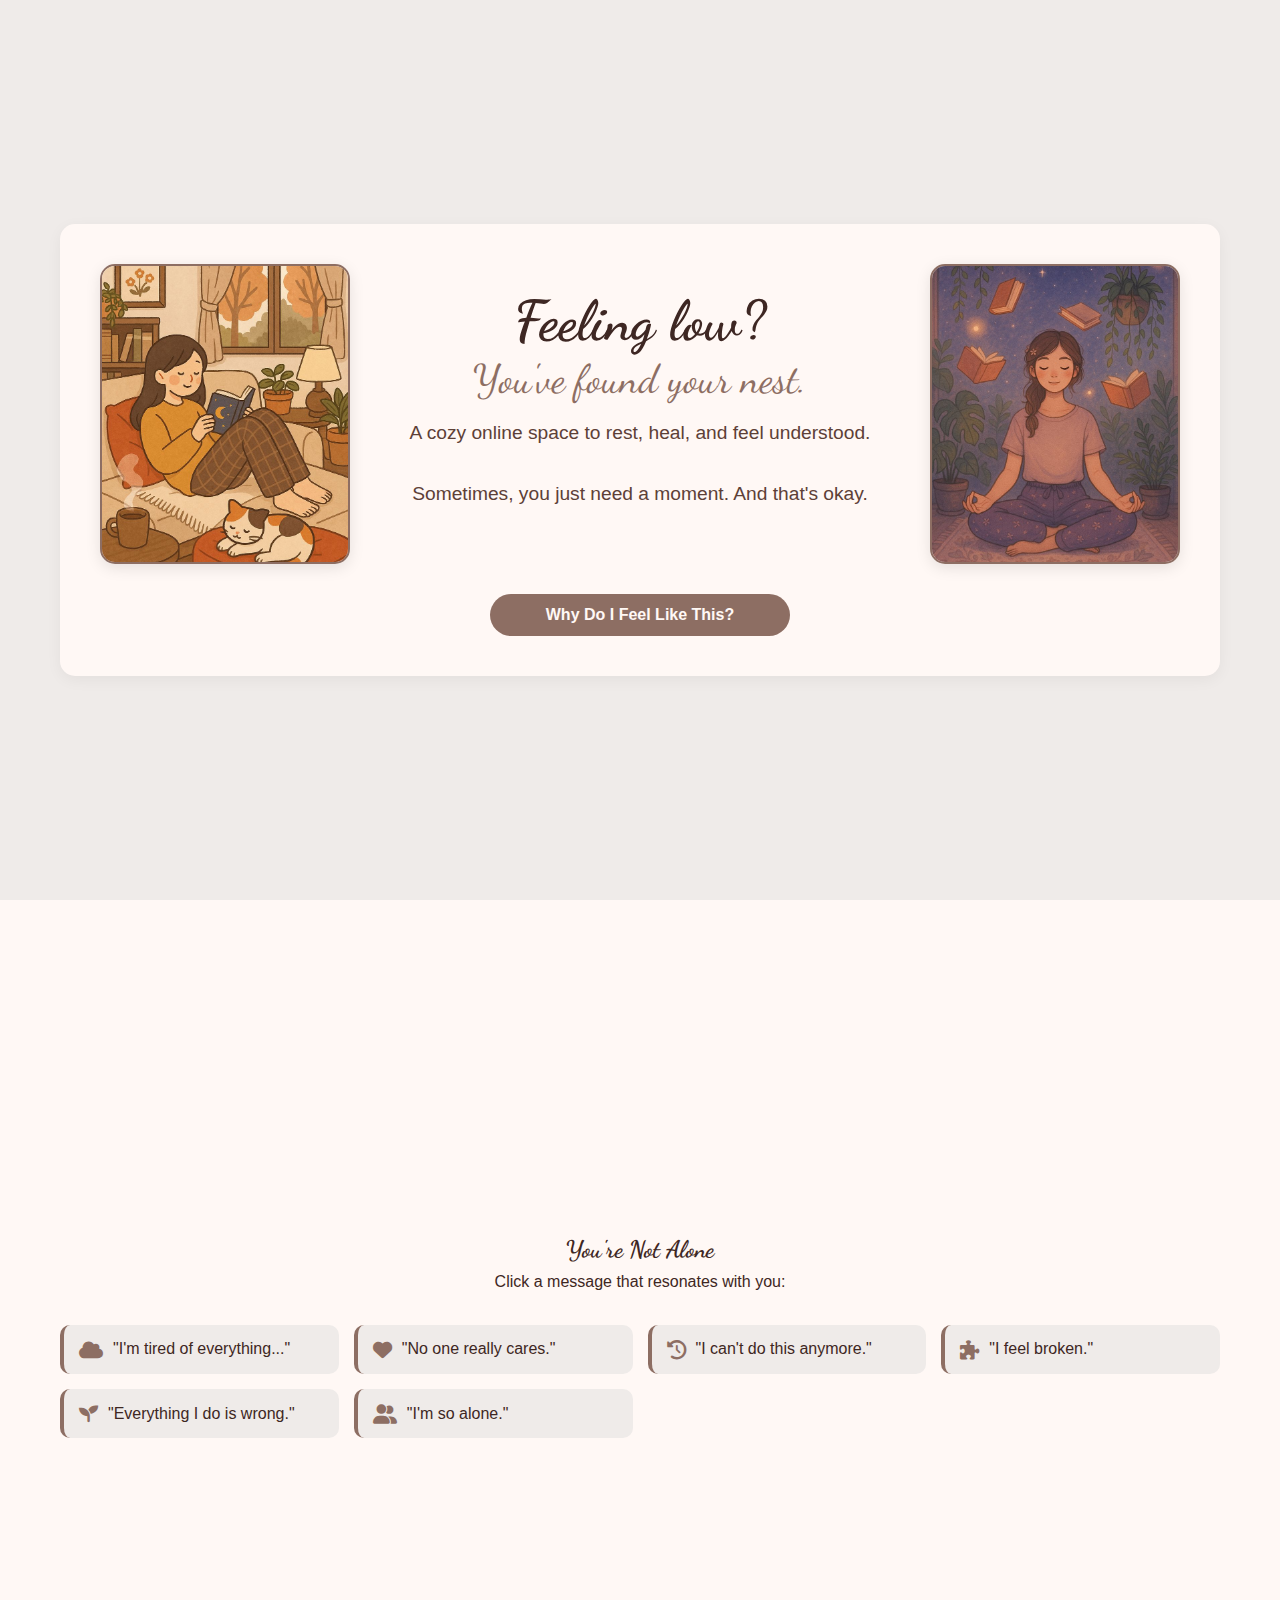
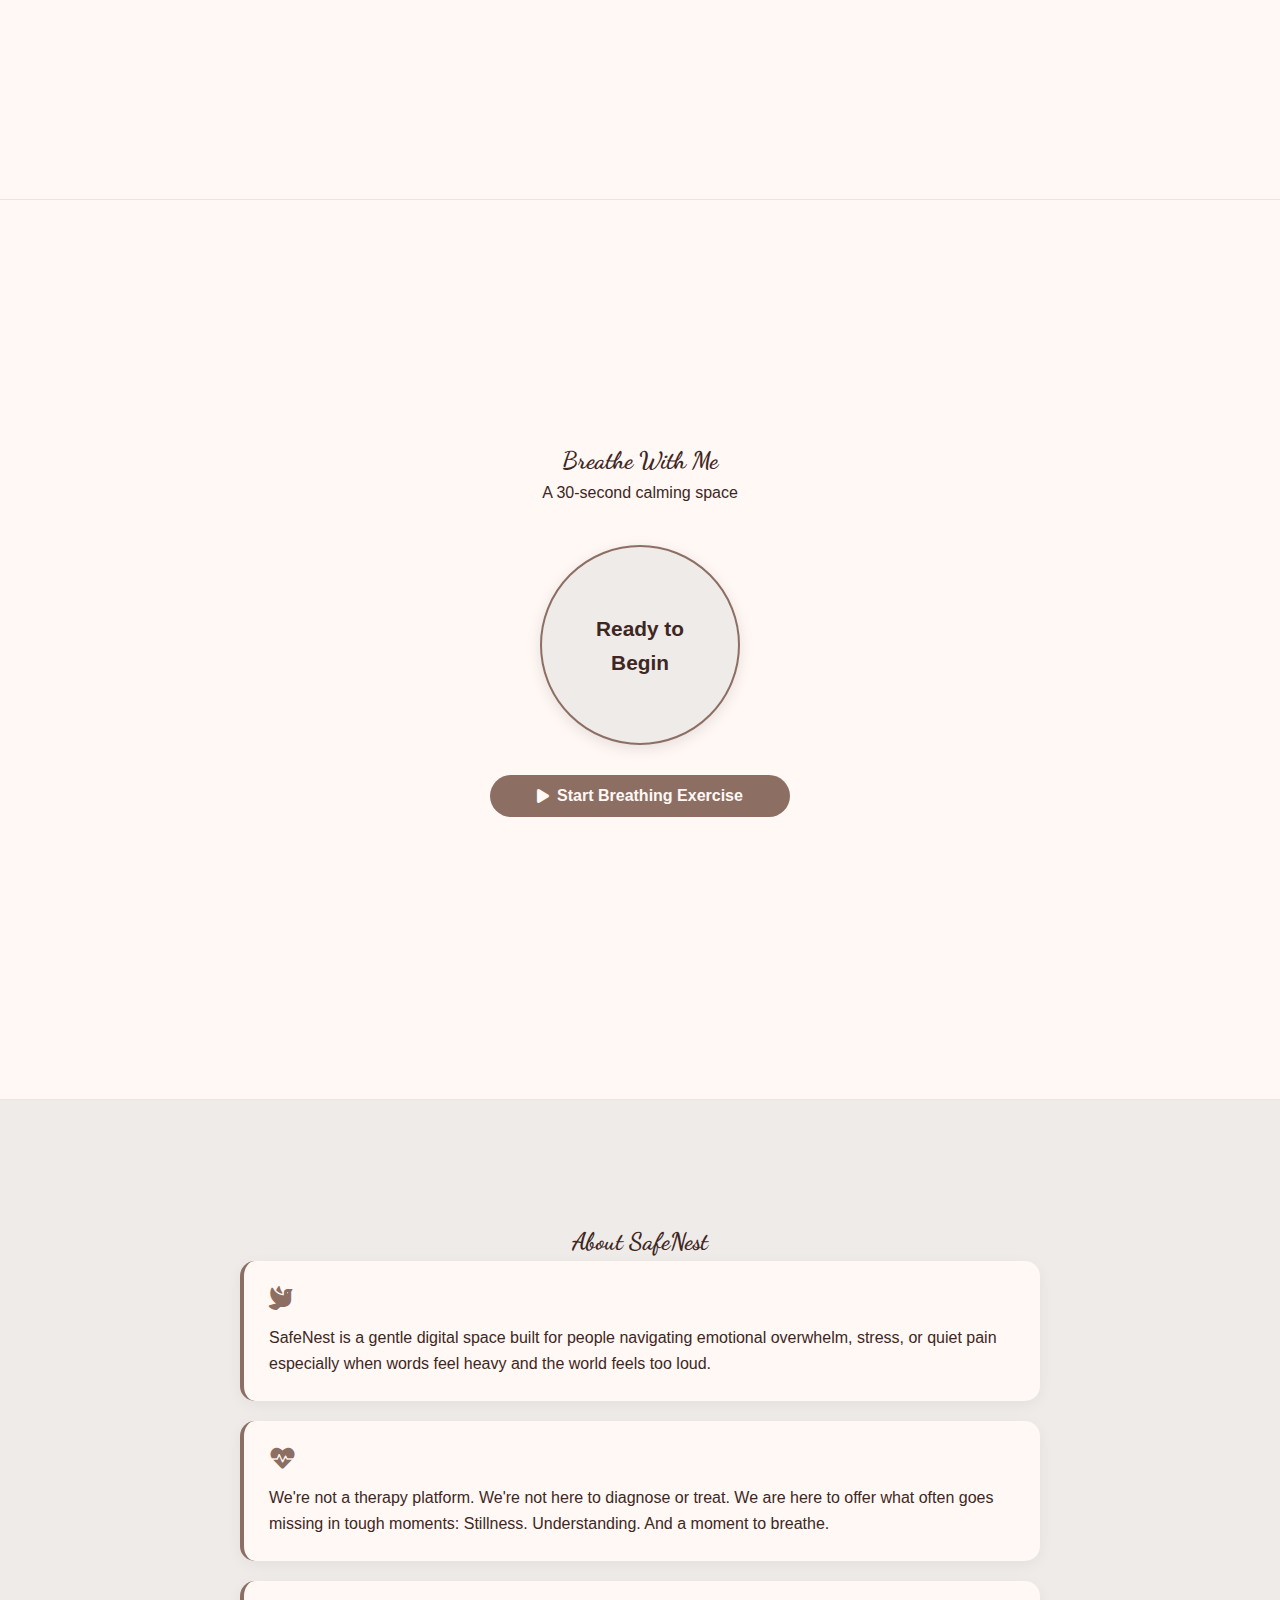
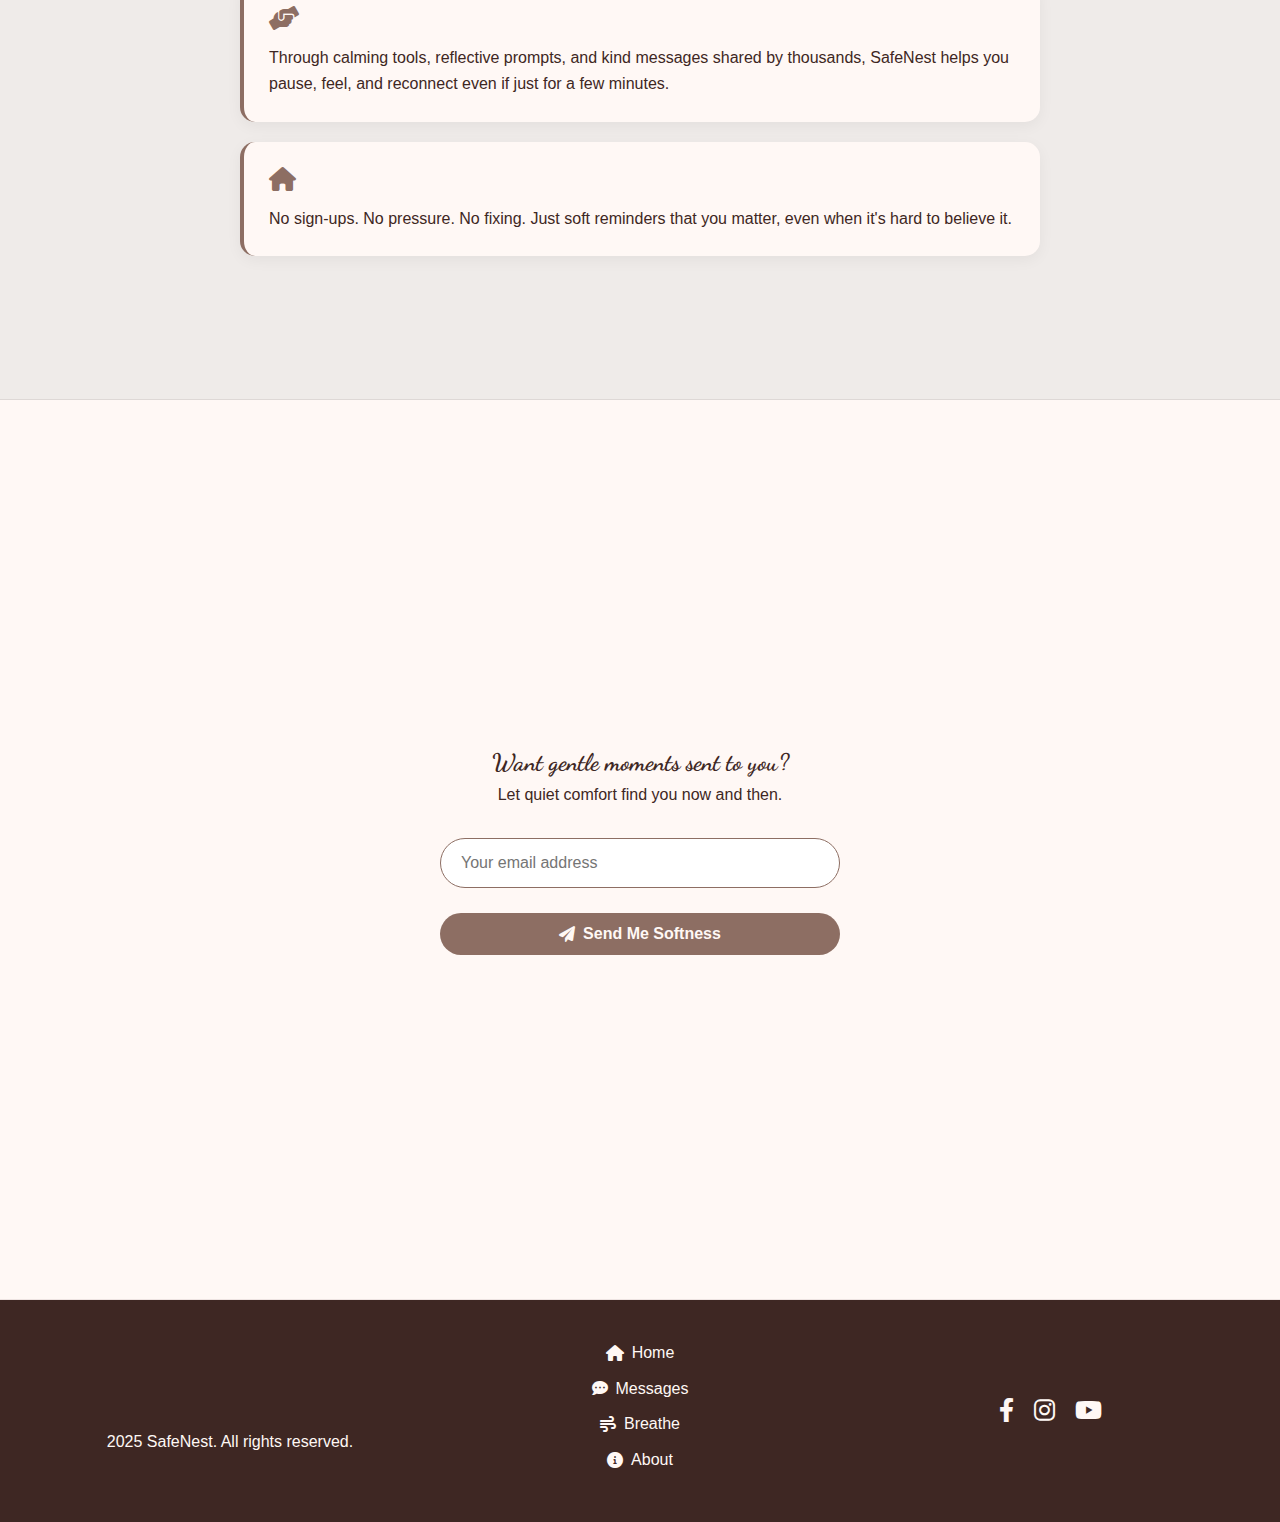
<file: index.html>
<!DOCTYPE html>
<html lang="en">

<head>
    <meta charset="UTF-8">
    <meta name="viewport" content="width=device-width, initial-scale=1.0">
    <title>SafeNest - Mental Wellness Space</title>
    <link rel="preconnect" href="https://fonts.googleapis.com">
    <link rel="preconnect" href="https://fonts.gstatic.com" crossorigin>
    <link href="https://fonts.googleapis.com/css2?family=Dancing+Script:wght@400;700&display=swap" rel="stylesheet">
    <link rel="stylesheet" href="https://cdnjs.cloudflare.com/ajax/libs/font-awesome/6.0.0-beta3/css/all.min.css">
    <link rel="stylesheet" href="styles.css">
</head>

<body>
    <!-- Main header section -->
    <section class="fullscreen" id="welcome">
        <div class="content">
            <header>
                <div class="header-images">
                    <div class="image-wrapper">
                        <img src="pics/meditation.jpg" alt="Person meditating" class="side-image">
                    </div>
                    <div class="header-text">
                        <h1>Feeling low?<br><span>You've found your nest.</span></h1>
                        <p>A cozy online space to rest, heal, and feel understood.</p>
                        <p class="comfort-text">Sometimes, you just need a moment. And that's okay.</p>
                    </div>
                    <div class="image-wrapper">
                        <img src="pics/reading.jpg" alt="Person reading" class="side-image">
                    </div>
                </div>
                <div class="buttons">
                    <button class="main-btn" onclick="window.location.href='mental-health-articles.html'">
                        Why Do I Feel Like This?
                    </button>
                </div>
            </header>
        </div>
    </section>

    <!-- Support Messages Section -->
    <section class="fullscreen-section" id="support-messages">
        <div class="section-content">
            <h2 class="dancing-script">You're Not Alone</h2>
            <p>Click a message that resonates with you:</p>

            <div class="message-buttons">
                <button class="message-btn" data-response="“Rest is not giving up. It's part of healing.”"><i class="fas fa-cloud"></i> "I'm tired of everything..."</button>
                <button class="message-btn" data-response="“You matter more than you know. Even if it doesn't feel like it right now.”"><i class="fas fa-heart"></i> "No one really cares."</button>
                <button class="message-btn" data-response="“You've made it through hard days before. This moment will pass too.”"><i class="fas fa-history"></i> "I can't do this anymore."</button>
                <button class="message-btn" data-response="“You are not broken, you are healing in your own time.”"><i class="fas fa-puzzle-piece"></i> "I feel broken."</button>
                <button class="message-btn" data-response="“Mistakes don't define you. Learning is part of growth.”"><i class="fas fa-seedling"></i> "Everything I do is wrong."</button>
                <button class="message-btn" data-response="“Your feelings are real — and you are not the only one who feels this way.”"><i class="fas fa-user-friends"></i> "I'm so alone."</button>
            </div>

            <div class="response-container hidden">
                <div class="response-bubble">
                    <p class="response-text"></p>
                </div>
                <button class="primary-btn try-another-btn">Try Another</button>
            </div>
        </div>
    </section>

    <!-- Breathing Exercise Section -->
    <section class="fullscreen-section" id="breathing-exercise">
        <div class="section-content">
            <h2 class="dancing-script">Breathe With Me</h2>
            <p>A 30-second calming space</p>

            <div class="breathing-container">
                <div class="breathing-circle">
                    <div class="circle-background"></div>
                    <div class="circle-animation"></div>
                    <span class="breath-text">Ready to Begin</span>
                </div>
                <div class="breathing-controls">
                    <button class="primary-btn" id="start-breathing">
                        <i class="fas fa-play"></i> Start Breathing Exercise
                    </button>
                    <button class="secondary-btn hidden" id="stop-breathing">
                        <i class="fas fa-stop"></i> Stop Exercise
                    </button>
                </div>
            </div>
        </div>
    </section>

    <!-- About Us Section -->
    <section class="fullscreen-section" id="about">
        <div class="section-content">
            <h2 class="dancing-script">About SafeNest</h2>
            <div class="about-content">
                <div class="about-item">
                    <i class="fas fa-dove"></i>
                    <p>SafeNest is a gentle digital space built for people navigating emotional overwhelm, stress, or quiet pain especially when words feel heavy and the world feels too loud.</p>
                </div>
                <div class="about-item">
                    <i class="fas fa-heartbeat"></i>
                    <p>We're not a therapy platform. We're not here to diagnose or treat. We are here to offer what often goes missing in tough moments: Stillness. Understanding. And a moment to breathe.</p>
                </div>
                <div class="about-item">
                    <i class="fas fa-hands-helping"></i>
                    <p>Through calming tools, reflective prompts, and kind messages shared by thousands, SafeNest helps you pause, feel, and reconnect even if just for a few minutes.</p>
                </div>
                <div class="about-item">
                    <i class="fas fa-home"></i>
                    <p>No sign-ups. No pressure. No fixing. Just soft reminders that you matter, even when it's hard to believe it.</p>
                </div>
            </div>
        </div>
    </section>

    <!-- Newsletter Section -->
    <section class="fullscreen-section" id="newsletter">
        <div class="section-content">
            <h2 class="dancing-script">Want gentle moments sent to you?</h2>
            <p>Let quiet comfort find you now and then.</p>
            <div class="newsletter-form">
                <input type="email" placeholder="Your email address" required>
                <button type="submit" class="primary-btn"><i class="fas fa-paper-plane"></i> Send Me Softness</button>
            </div>
        </div>
    </section>

    <!-- Footer -->
    <footer>
        <div class="footer-content">
            <div class="footer-logo">
                <h3 class="dancing-script">SafeNest</h3>
                <p>2025 SafeNest. All rights reserved.</p>
            </div>
            <div class="footer-nav">
                <ul>
                    <li><a href="#welcome"><i class="fas fa-home"></i> Home</a></li>
                    <li><a href="#support-messages"><i class="fas fa-comment-dots"></i> Messages</a></li>
                    <li><a href="#breathing-exercise"><i class="fas fa-wind"></i> Breathe</a></li>
                    <li><a href="#about"><i class="fas fa-info-circle"></i> About</a></li>
                </ul>
            </div>
            <div class="footer-social">
                <a href="#"><i class="fab fa-facebook-f"></i></a>
                <a href="#"><i class="fab fa-instagram"></i></a>
                <a href="#"><i class="fab fa-youtube"></i></a>
            </div>
        </div>
    </footer>

    <script src="script.js"></script>
</body>

</html>
</file>
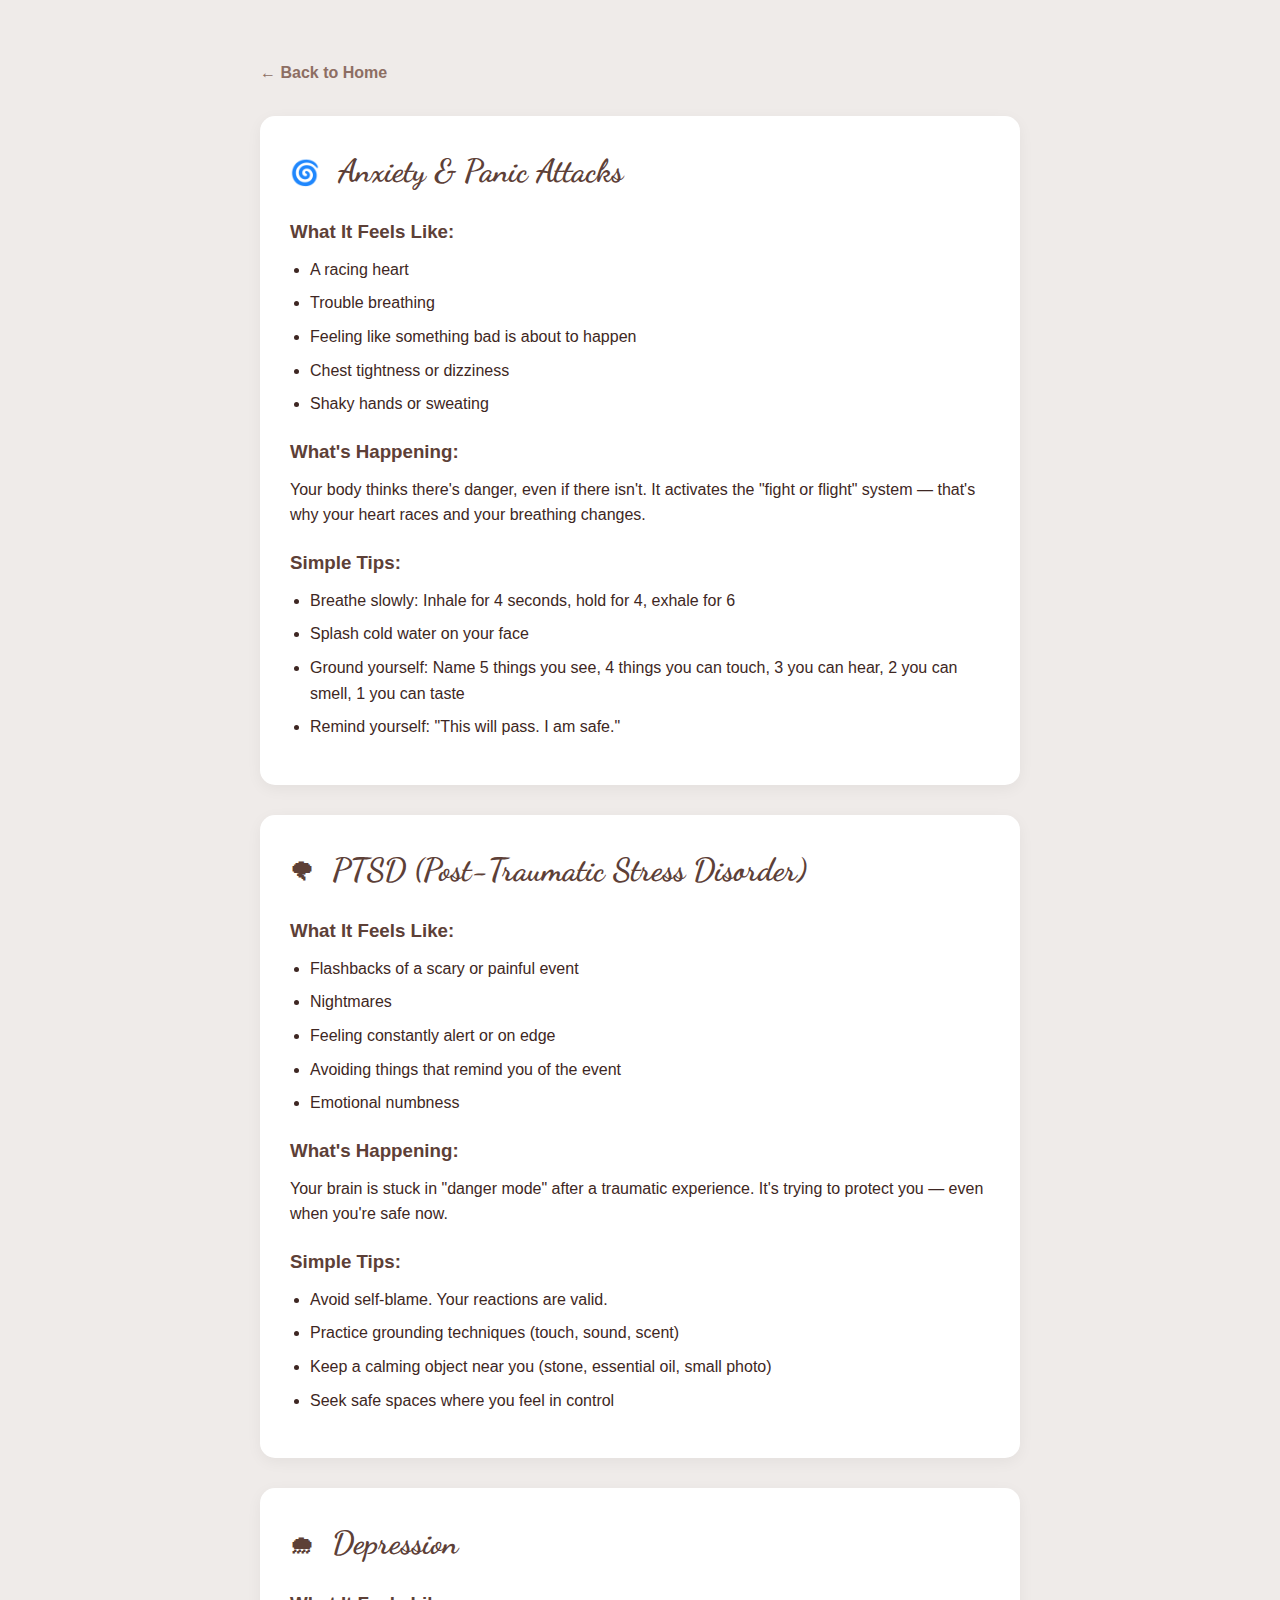
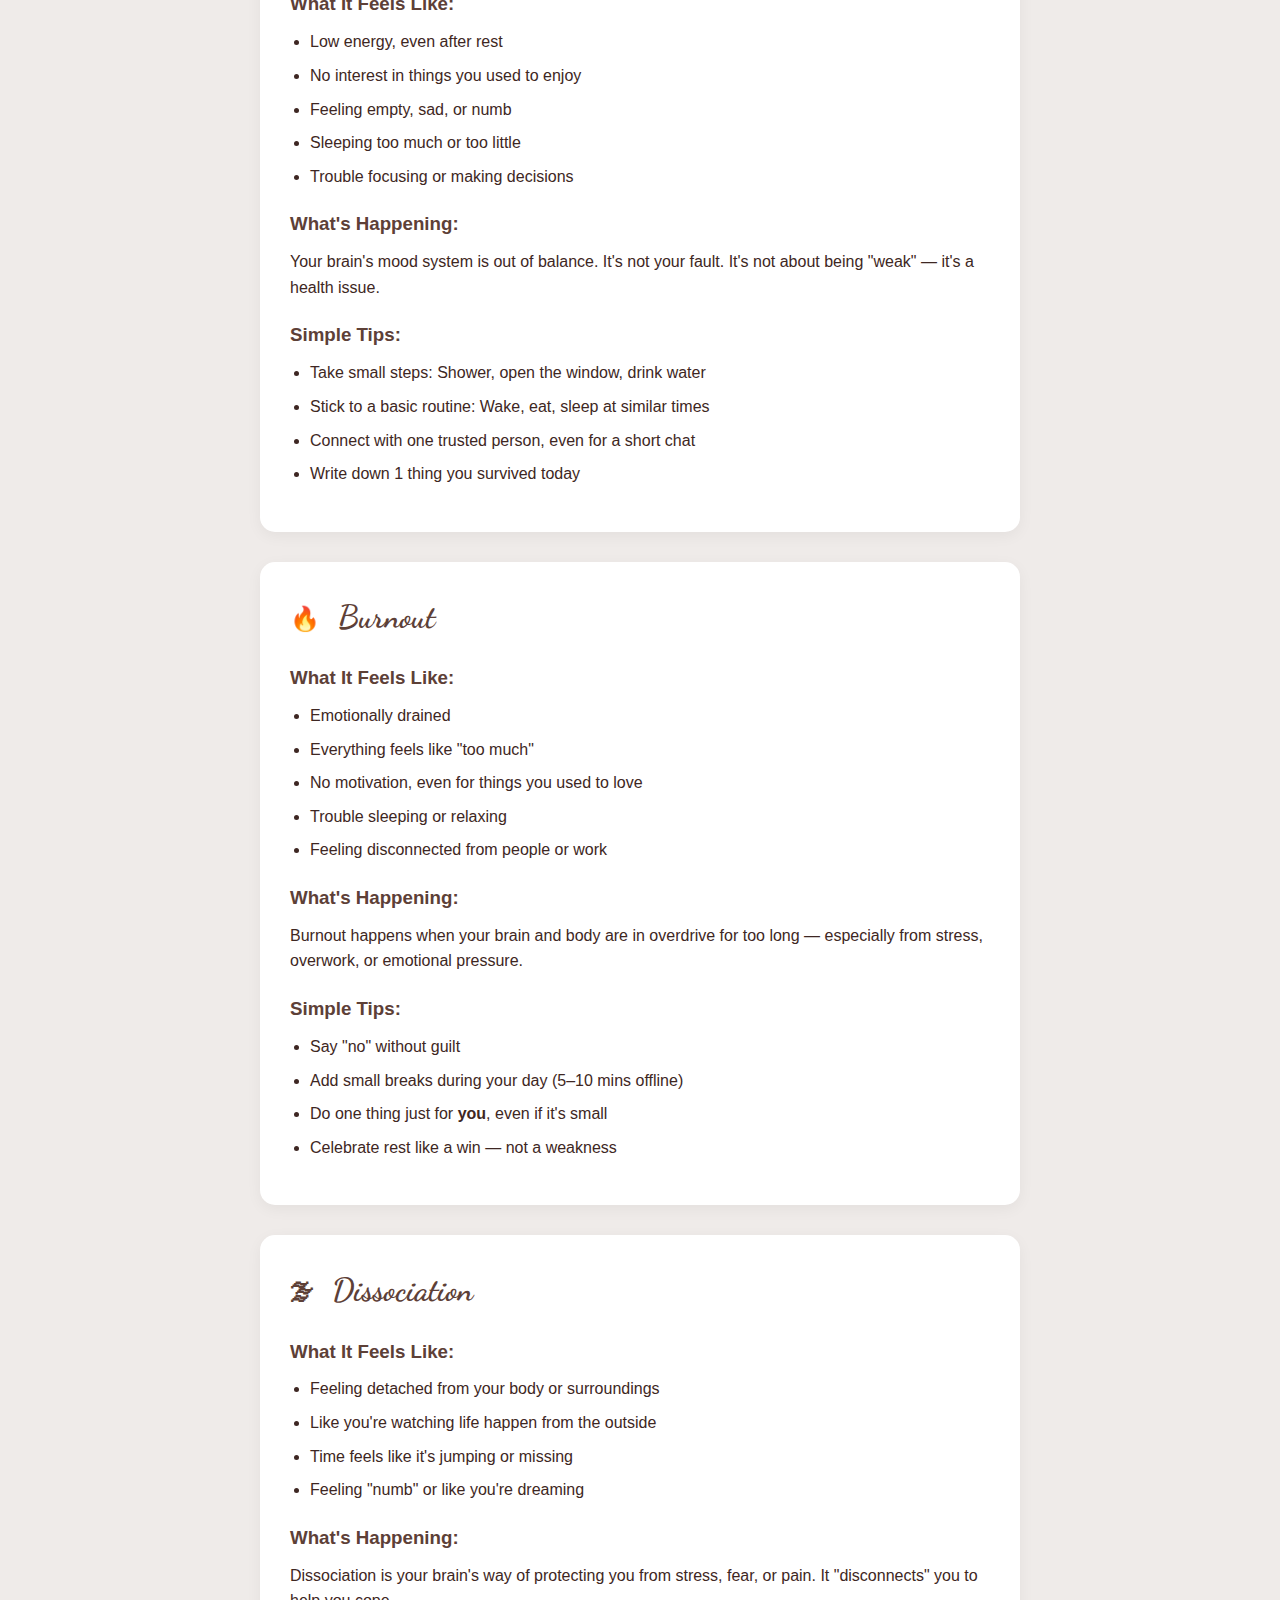
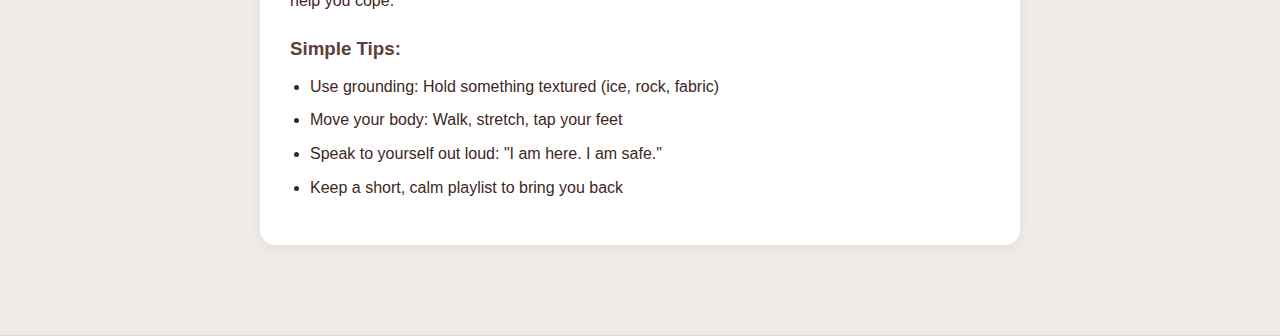
<file: mental-health-articles.html>
<!DOCTYPE html>
<html lang="en">

<head>
    <meta charset="UTF-8">
    <meta name="viewport" content="width=device-width, initial-scale=1.0">
    <title>Understanding Your Feelings</title>
    <link rel="preconnect" href="https://fonts.googleapis.com">
    <link rel="preconnect" href="https://fonts.gstatic.com" crossorigin>
    <link href="https://fonts.googleapis.com/css2?family=Dancing+Script:wght@400;700&display=swap" rel="stylesheet">
    <link rel="stylesheet" href="styles.css">
    <link rel="stylesheet" href="https://cdnjs.cloudflare.com/ajax/libs/font-awesome/6.0.0-beta3/css/all.min.css">
    <style>
        .article-container {
            max-width: 800px;
            margin: 0 auto;
            padding: 40px 20px;
        }
        
        .back-btn {
            display: inline-block;
            margin-bottom: 30px;
            color: #8d6e63;
            text-decoration: none;
            font-weight: 600;
        }
        
        .back-btn:hover {
            text-decoration: underline;
        }
        
        .article {
            background-color: white;
            border-radius: 15px;
            padding: 30px;
            margin-bottom: 30px;
            box-shadow: 0 4px 15px rgba(0, 0, 0, 0.05);
        }
        
        .article h2 {
            font-family: 'Dancing Script', cursive;
            color: #5d4037;
            font-size: 2rem;
            margin-bottom: 20px;
        }
        
        .article h3 {
            color: #5d4037;
            margin: 20px 0 10px;
        }
        
        .article ul {
            margin-left: 20px;
            margin-bottom: 15px;
        }
        
        .article li {
            margin-bottom: 8px;
        }
        
        .emoji {
            font-size: 1.5rem;
            margin-right: 10px;
        }
    </style>
</head>

<body>
    <section class="fullscreen-section">
        <div class="article-container">
            <a href="index.html" class="back-btn">← Back to Home</a>

            <!-- 1. Anxiety & Panic Attacks -->
            <div class="article">
                <h2><span class="emoji">🌀</span> Anxiety & Panic Attacks</h2>
                <h3>What It Feels Like:</h3>
                <ul>
                    <li>A racing heart</li>
                    <li>Trouble breathing</li>
                    <li>Feeling like something bad is about to happen</li>
                    <li>Chest tightness or dizziness</li>
                    <li>Shaky hands or sweating</li>
                </ul>
                <h3>What's Happening:</h3>
                <p>Your body thinks there's danger, even if there isn't. It activates the "fight or flight" system — that's why your heart races and your breathing changes.</p>
                <h3>Simple Tips:</h3>
                <ul>
                    <li>Breathe slowly: Inhale for 4 seconds, hold for 4, exhale for 6</li>
                    <li>Splash cold water on your face</li>
                    <li>Ground yourself: Name 5 things you see, 4 things you can touch, 3 you can hear, 2 you can smell, 1 you can taste</li>
                    <li>Remind yourself: "This will pass. I am safe."</li>
                </ul>
            </div>

            <!-- 2. PTSD -->
            <div class="article">
                <h2><span class="emoji">🌪</span> PTSD (Post-Traumatic Stress Disorder)</h2>
                <h3>What It Feels Like:</h3>
                <ul>
                    <li>Flashbacks of a scary or painful event</li>
                    <li>Nightmares</li>
                    <li>Feeling constantly alert or on edge</li>
                    <li>Avoiding things that remind you of the event</li>
                    <li>Emotional numbness</li>
                </ul>
                <h3>What's Happening:</h3>
                <p>Your brain is stuck in "danger mode" after a traumatic experience. It's trying to protect you — even when you're safe now.</p>
                <h3>Simple Tips:</h3>
                <ul>
                    <li>Avoid self-blame. Your reactions are valid.</li>
                    <li>Practice grounding techniques (touch, sound, scent)</li>
                    <li>Keep a calming object near you (stone, essential oil, small photo)</li>
                    <li>Seek safe spaces where you feel in control</li>
                </ul>
            </div>

            <!-- 3. Depression -->
            <div class="article">
                <h2><span class="emoji">🌧</span> Depression</h2>
                <h3>What It Feels Like:</h3>
                <ul>
                    <li>Low energy, even after rest</li>
                    <li>No interest in things you used to enjoy</li>
                    <li>Feeling empty, sad, or numb</li>
                    <li>Sleeping too much or too little</li>
                    <li>Trouble focusing or making decisions</li>
                </ul>
                <h3>What's Happening:</h3>
                <p>Your brain's mood system is out of balance. It's not your fault. It's not about being "weak" — it's a health issue.</p>
                <h3>Simple Tips:</h3>
                <ul>
                    <li>Take small steps: Shower, open the window, drink water</li>
                    <li>Stick to a basic routine: Wake, eat, sleep at similar times</li>
                    <li>Connect with one trusted person, even for a short chat</li>
                    <li>Write down 1 thing you survived today</li>
                </ul>
            </div>

            <!-- 4. Burnout -->
            <div class="article">
                <h2><span class="emoji">🔥</span> Burnout</h2>
                <h3>What It Feels Like:</h3>
                <ul>
                    <li>Emotionally drained</li>
                    <li>Everything feels like "too much"</li>
                    <li>No motivation, even for things you used to love</li>
                    <li>Trouble sleeping or relaxing</li>
                    <li>Feeling disconnected from people or work</li>
                </ul>
                <h3>What's Happening:</h3>
                <p>Burnout happens when your brain and body are in overdrive for too long — especially from stress, overwork, or emotional pressure.</p>
                <h3>Simple Tips:</h3>
                <ul>
                    <li>Say "no" without guilt</li>
                    <li>Add small breaks during your day (5–10 mins offline)</li>
                    <li>Do one thing just for <strong>you</strong>, even if it's small</li>
                    <li>Celebrate rest like a win — not a weakness</li>
                </ul>
            </div>

            <!-- 5. Dissociation -->
            <div class="article">
                <h2><span class="emoji">🌫</span> Dissociation</h2>
                <h3>What It Feels Like:</h3>
                <ul>
                    <li>Feeling detached from your body or surroundings</li>
                    <li>Like you're watching life happen from the outside</li>
                    <li>Time feels like it's jumping or missing</li>
                    <li>Feeling "numb" or like you're dreaming</li>
                </ul>
                <h3>What's Happening:</h3>
                <p>Dissociation is your brain's way of protecting you from stress, fear, or pain. It "disconnects" you to help you cope.</p>
                <h3>Simple Tips:</h3>
                <ul>
                    <li>Use grounding: Hold something textured (ice, rock, fabric)</li>
                    <li>Move your body: Walk, stretch, tap your feet</li>
                    <li>Speak to yourself out loud: "I am here. I am safe."</li>
                    <li>Keep a short, calm playlist to bring you back</li>
                </ul>
            </div>
        </div>
    </section>
</body>

</html>
</file>
<file: styles.css>
/* Base Reset */

:root {
    --primary-dark: #4e342e;
    --secondary-dark: #3e2723;
    --accent-color: #8d6e63;
    --light-bg: #efebe9;
    --text-dark: #3e2723;
    --text-light: #5d4037;
    --white: #fff8f5;
}

* {
    margin: 0;
    padding: 0;
    box-sizing: border-box;
}

body {
    font-family: 'Segoe UI', Tahoma, Geneva, Verdana, sans-serif;
    color: var(--text-dark);
    line-height: 1.6;
    overflow-x: hidden;
    background-color: var(--light-bg);
}


/* Font Type */

.dancing-script {
    font-family: 'Dancing Script', cursive;
    font-weight: 700;
    color: var(--secondary-dark);
}


/* Layout */

.fullscreen {
    width: 100%;
    min-height: 100vh;
    display: flex;
    align-items: center;
    justify-content: center;
    padding: 20px;
}

.fullscreen-section {
    width: 100%;
    min-height: 100vh;
    display: flex;
    align-items: center;
    justify-content: center;
    padding: 20px;
    background-color: var(--light-bg);
    border-bottom: 1px solid rgba(78, 52, 46, 0.1);
}

.content,
.section-content {
    max-width: 1200px;
    width: 100%;
    margin: 0 auto;
    padding: 40px 20px;
}


/* Header*/

header {
    text-align: center;
    padding: 40px;
    background-color: var(--white);
    border-radius: 15px;
    box-shadow: 0 4px 15px rgba(0, 0, 0, 0.05);
}

.header-images {
    display: flex;
    justify-content: center;
    align-items: center;
    gap: 30px;
    margin-bottom: 30px;
    flex-wrap: wrap;
}

.image-wrapper {
    flex: 0 1 25%;
    min-width: 200px;
    max-width: 250px;
    display: flex;
    justify-content: center;
}

.side-image {
    width: 100%;
    height: auto;
    max-height: 300px;
    object-fit: cover;
    border-radius: 15px;
    box-shadow: 0 4px 15px rgba(0, 0, 0, 0.1);
    border: 2px solid var(--accent-color);
}

.header-text {
    flex: 1 1 40%;
    min-width: 300px;
    padding: 0 20px;
}

header h1 {
    font-family: 'Dancing Script', cursive;
    font-size: clamp(2.5rem, 5vw, 3.5rem);
    font-weight: 700;
    color: var(--secondary-dark);
    margin-bottom: 15px;
    line-height: 1.2;
}

header h1 span {
    font-family: 'Dancing Script', cursive;
    display: block;
    font-weight: 400;
    font-size: clamp(2rem, 4vw, 2.5rem);
    color: var(--accent-color);
}

header p {
    font-size: 1.2rem;
    color: var(--text-light);
    margin-bottom: 30px;
}


/* Button */

button {
    border: none;
    padding: 12px 25px;
    border-radius: 30px;
    font-size: 1rem;
    cursor: pointer;
    transition: all 0.3s ease;
    display: flex;
    align-items: center;
    gap: 8px;
}

.main-btn,
.primary-btn {
    background-color: var(--accent-color);
    color: var(--white);
    font-weight: 600;
    width: 100%;
    max-width: 300px;
    justify-content: center;
}

.main-btn:hover,
.primary-btn:hover {
    background-color: var(--secondary-dark);
    transform: translateY(-2px);
}

.secondary-btn {
    background-color: transparent;
    color: var(--accent-color);
    border: 1px solid var(--accent-color);
    font-weight: 600;
    width: 100%;
    max-width: 300px;
    justify-content: center;
}

.secondary-btn:hover {
    background-color: rgba(141, 110, 99, 0.1);
}


/* Center buttons container */

.buttons,
.breathing-controls {
    display: flex;
    justify-content: center;
    width: 100%;
}

.buttons {
    margin-top: 30px;
}

.breathing-controls {
    flex-direction: column;
    align-items: center;
    gap: 15px;
}
/****************/
/* Response Container Styles */
.response-container {
    max-width: 500px;
    margin: 20px auto;
    display: none; 
    flex-direction: column;
    align-items: center;
    text-align: center;
    transition: opacity 0.3s ease;
}

.response-container.show {
    display: flex; 
}

.response-bubble {
    background-color: var(--white);
    border-radius: 15px;
    padding: 25px;
    box-shadow: 0 4px 15px rgba(0, 0, 0, 0.05);
    margin-bottom: 20px;
    border: 1px solid var(--accent-color);
    width: 100%;
}

.try-another-btn {
    background-color: var(--accent-color);
    color: var(--white);
    padding: 12px 25px;
    border-radius: 30px;
    border: none;
    cursor: pointer;
    margin-top: 15px;
}
/****************************/
/* Support Messages Section */

#support-messages {
    text-align: center;
    background-color: var(--white);
}

.message-buttons {
    display: grid;
    grid-template-columns: repeat(auto-fill, minmax(250px, 1fr));
    gap: 15px;
    margin: 30px 0;
}

.message-btn {
    background-color: var(--light-bg);
    border: none;
    border-radius: 10px;
    padding: 15px;
    font-size: 1rem;
    color: var(--text-dark);
    cursor: pointer;
    transition: all 0.3s ease;
    text-align: left;
    display: flex;
    align-items: center;
    gap: 10px;
    border-left: 4px solid var(--accent-color);
}

.message-btn i {
    color: var(--accent-color);
    font-size: 1.2rem;
}

.message-btn:hover {
    background-color: #e0d5d0;
    transform: translateY(-2px);
}


.hidden {
    display: none !important;
}

.response-container {
    max-width: 500px;
    margin: 0 auto;
    padding: 0;
    transition: all 0.5s ease;
    display: none;
    flex-direction: column;
    align-items: center;
}

.response-container.visible {
    display: flex;
    padding: 20px;
}

.response-bubble {
    background-color: var(--white);
    border-radius: 15px;
    padding: 25px;
    box-shadow: 0 4px 15px rgba(0, 0, 0, 0.05);
    margin-bottom: 20px;
    position: relative;
    border: 1px solid var(--accent-color);
    width: 100%;
}

.response-bubble:after {
    content: '';
    position: absolute;
    top: -10px;
    left: 50%;
    transform: translateX(-50%);
    width: 0;
    height: 0;
    border-left: 10px solid transparent;
    border-right: 10px solid transparent;
    border-bottom: 10px solid var(--accent-color);
}

.response-text {
    font-size: 1.2rem;
    color: var(--text-dark);
    line-height: 1.6;
    font-style: italic;
}

.try-another-btn {
    background-color: var(--accent-color);
    color: var(--white);
    border: none;
    padding: 12px 25px;
    border-radius: 30px;
    font-size: 1rem;
    cursor: pointer;
    transition: all 0.3s ease;
    display: flex;
    align-items: center;
    justify-content: center;
    gap: 8px;
    width: 100%;
    max-width: 200px;
    margin-top: 20px;
}

.try-another-btn:hover {
    background-color: var(--secondary-dark);
    transform: translateY(-2px);
}


/* Breathing Exercise Section */

#breathing-exercise {
    text-align: center;
    background-color: var(--white);
}

.breathing-container {
    max-width: 400px;
    margin: 40px auto;
    display: flex;
    flex-direction: column;
    align-items: center;
}

.breathing-circle {
    position: relative;
    width: 200px;
    height: 200px;
    margin: 0 auto 30px;
}

.circle-background {
    position: absolute;
    width: 100%;
    height: 100%;
    border-radius: 50%;
    background-color: var(--light-bg);
    box-shadow: 0 4px 15px rgba(0, 0, 0, 0.1);
    border: 2px solid var(--accent-color);
}

.circle-animation {
    position: absolute;
    width: 100%;
    height: 100%;
    border-radius: 50%;
    background-color: var(--accent-color);
    transform: scale(0);
    opacity: 0.8;
    transition: transform 4s ease-in-out;
}

.breath-text {
    position: absolute;
    top: 50%;
    left: 50%;
    transform: translate(-50%, -50%);
    font-size: 1.3rem;
    color: var(--secondary-dark);
    font-weight: 600;
    z-index: 2;
}


/* Breathing animation states */

.breathing-in .circle-animation {
    transform: scale(1);
}

.breathing-out .circle-animation {
    transform: scale(0);
}


/* About Section */

#about {
    background-color: var(--light-bg);
    text-align: center;
}

.about-content {
    max-width: 800px;
    margin: 0 auto;
}

.about-item {
    background-color: var(--white);
    border-radius: 15px;
    padding: 25px;
    margin-bottom: 20px;
    box-shadow: 0 4px 15px rgba(0, 0, 0, 0.05);
    border-left: 4px solid var(--accent-color);
    text-align: left;
}

.about-item i {
    color: var(--accent-color);
    font-size: 1.5rem;
    margin-bottom: 15px;
    display: block;
}


/* Newsletter Section */

#newsletter {
    background-color: var(--white);
    text-align: center;
}

.newsletter-form {
    max-width: 500px;
    margin: 30px auto 0;
    display: flex;
    flex-direction: column;
    align-items: center;
    gap: 15px;
    width: 100%;
}

.newsletter-form input {
    padding: 15px 20px;
    border-radius: 30px;
    border: 1px solid var(--accent-color);
    font-size: 1rem;
    width: 100%;
    max-width: 400px;
}

.newsletter-form button {
    margin-top: 10px;
    width: 100%;
    max-width: 400px;
}


/* Footer */

footer {
    background-color: var(--secondary-dark);
    color: var(--white);
    padding: 40px 20px;
    text-align: center;
}

.footer-content {
    max-width: 1200px;
    margin: 0 auto;
    display: grid;
    grid-template-columns: repeat(auto-fit, minmax(250px, 1fr));
    gap: 30px;
    align-items: center;
}

.footer-logo h3 {
    font-size: 2rem;
    margin-bottom: 10px;
}

.footer-nav ul {
    list-style: none;
}

.footer-nav li {
    margin-bottom: 10px;
}

.footer-nav a {
    color: var(--white);
    text-decoration: none;
    transition: color 0.3s ease;
    display: flex;
    align-items: center;
    justify-content: center;
    gap: 8px;
}

.footer-nav a:hover {
    color: var(--accent-color);
}

.footer-social {
    display: flex;
    justify-content: center;
    gap: 20px;
}

.footer-social a {
    color: var(--white);
    font-size: 1.5rem;
    transition: color 0.3s ease;
}

.footer-social a:hover {
    color: var(--accent-color);
}


/* Responsive Design */

@media (max-width: 900px) {
    .header-images {
        flex-direction: column;
    }
    .image-wrapper {
        flex: 0 0 80%;
        max-width: 300px;
    }
    .header-text {
        order: -1;
        margin-bottom: 30px;
    }
}

@media (max-width: 768px) {
    header h1 {
        font-size: 2.5rem;
    }
    header h1 span {
        font-size: 2rem;
    }
    .message-buttons {
        grid-template-columns: 1fr;
    }
    .breathing-circle {
        width: 180px;
        height: 180px;
    }
    .footer-content {
        grid-template-columns: 1fr;
        text-align: center;
        gap: 20px;
    }
}

@media (max-width: 500px) {
    .header-text {
        min-width: auto;
    }
    .newsletter-form input,
    .newsletter-form button {
        max-width: 100%;
    }
    .try-another-btn {
        max-width: 100%;
    }
}


/* Smooth scrolling */

html {
    scroll-behavior: smooth;
}


/***************************************/
</file>
